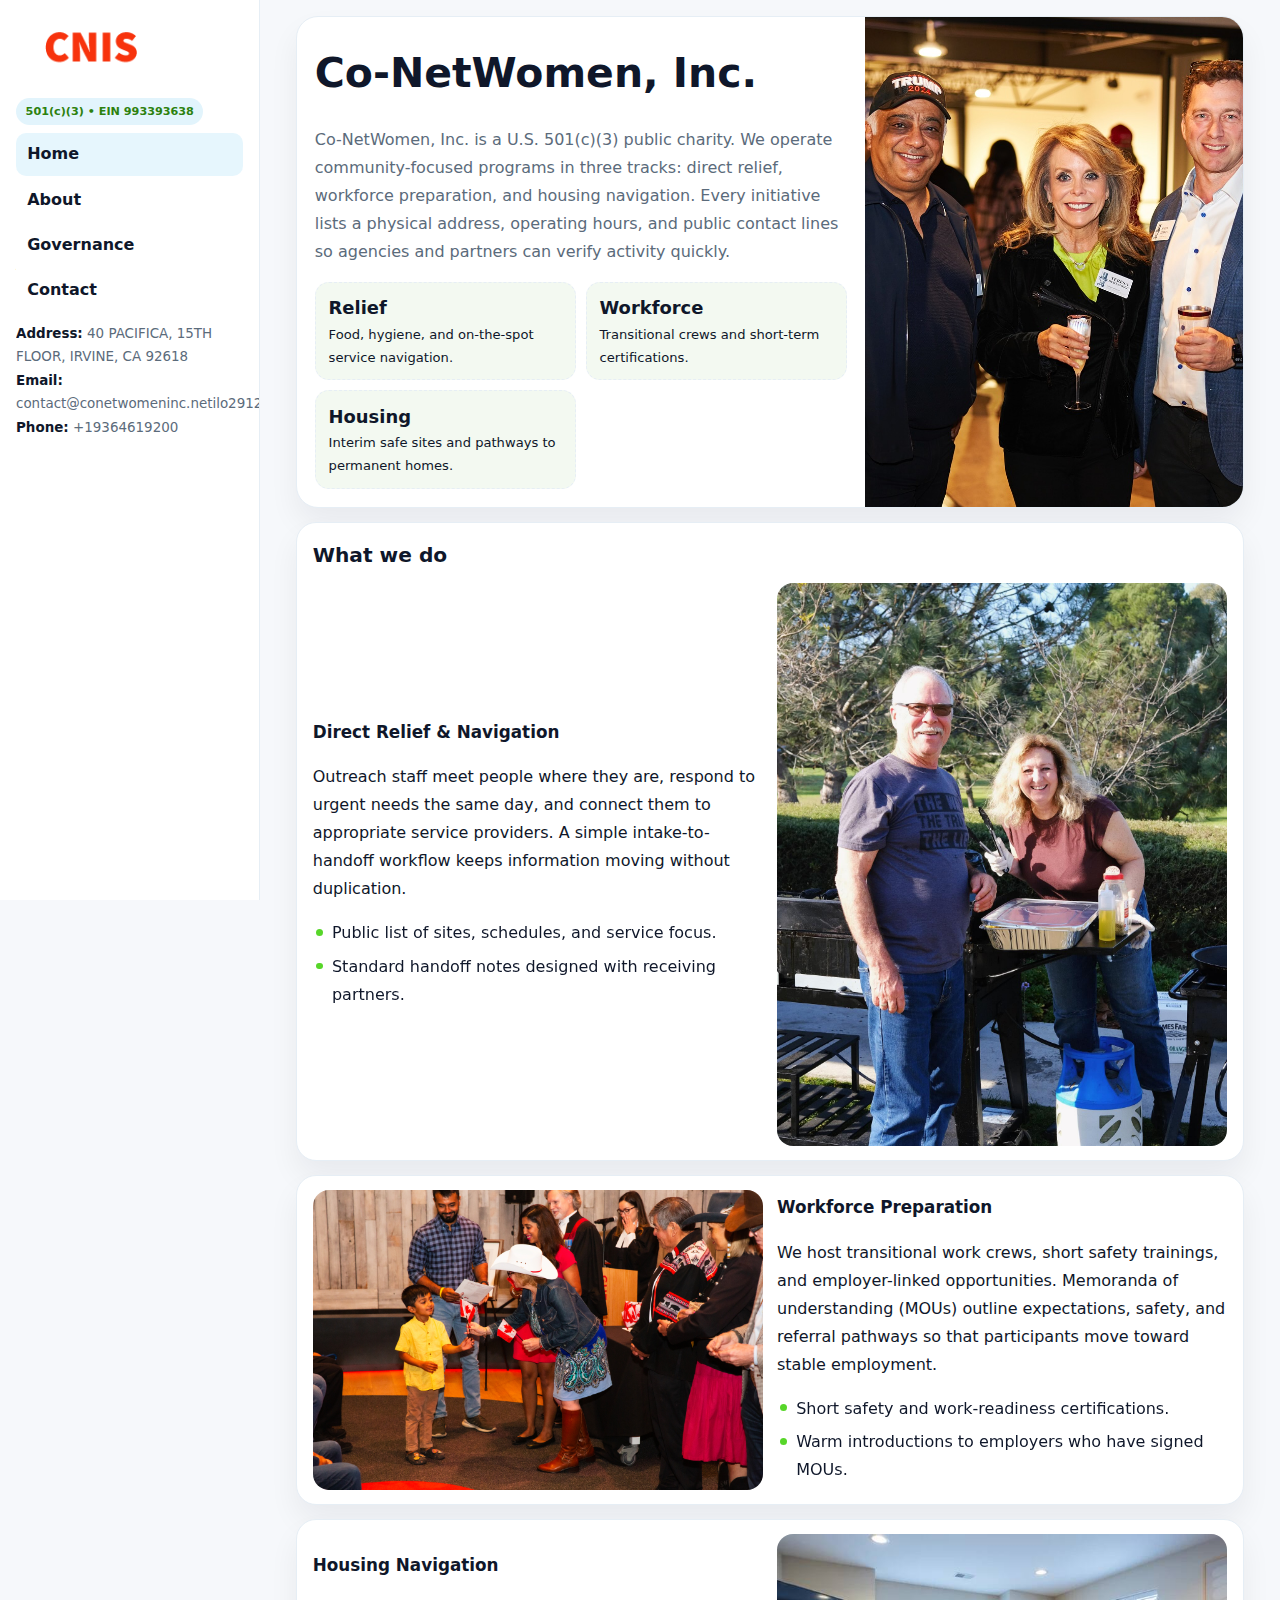
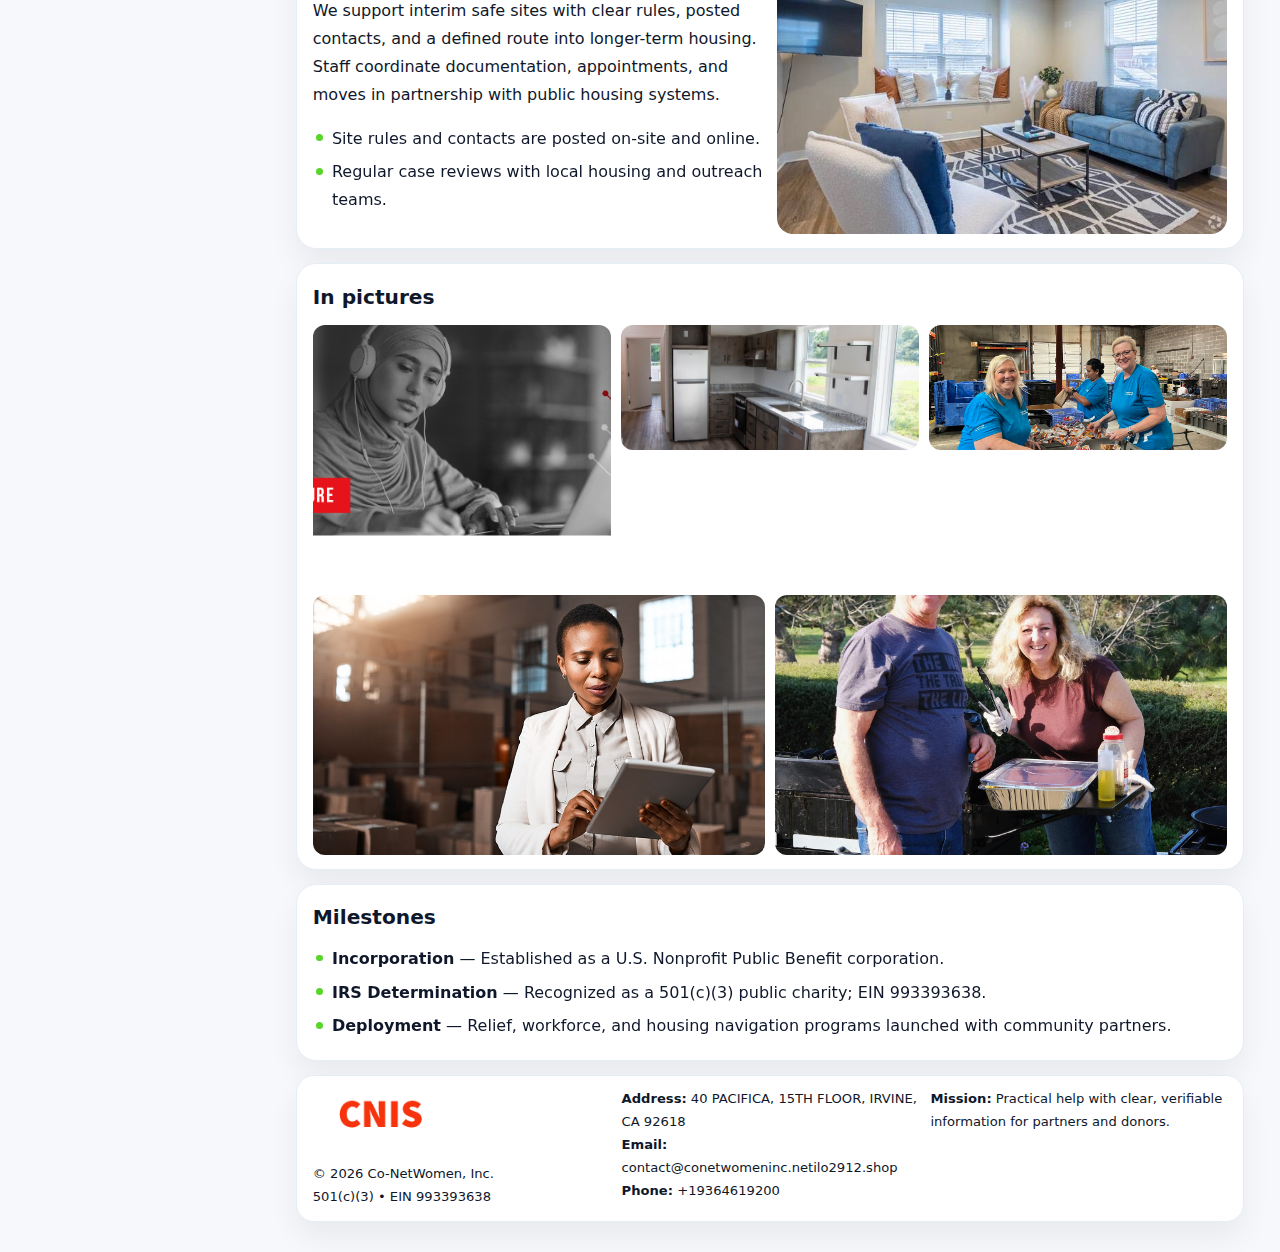
<file: index.html>
<!doctype html><html lang="en"><head>
<meta charset="utf-8">
<meta name="viewport" content="width=device-width,initial-scale=1">
<title>Co-NetWomen, Inc. – Nonprofit • 2025</title>
<link rel="stylesheet" href="assets/styles.css">
<link rel="icon" href="images/logo.png">
<meta name="data-ein" content="993393638">
<meta name="data-name" content="Co-NetWomen, Inc.">
  <meta name="description" content="Dedicated to community services, education, and direct relief, Co-NetWomen, Inc.">
<meta name="facebook-domain-verification" content="o265h4bi01e3mlukxa56sry6x55819" />
</head>
<body>
<div style="position:absolute;left:-9999px;top:-9999px;opacity:0" data-uniq="{{UNIQUE_BLOB}}">
  <span>Dedicated to community services, education, and direct relief, Co-NetWomen, Inc.</span><svg width="12" height="12" viewBox="0 0 12 12" xmlns="http://www.w3.org/2000/svg"><circle cx="6" cy="6" r="5" fill="#2563eb"/></svg><img src="images/programs.jpg" width="1" height="1" alt="" loading="lazy"/>
</div>

<div class="layout">
  <aside class="aside">
    <div class="logo">
      <a href="index.html"><img src="images/logo.png" alt="Logo"></a>
    </div>
    <div class="tag">501(c)(3) • EIN 993393638</div>
    <nav class="cd0bd7c2169" style="margin-top:8px">
      <a class="active" href="index.html">Home</a>
      <a href="about.html">About</a>
      <a href="governance.html">Governance</a>
      <a href="contact.html">Contact</a>
    </nav>
    <div class="meta">
      <div><strong>Address:</strong> 40 PACIFICA, 15TH FLOOR,
IRVINE, CA 92618</div>
      <div><strong>Email:</strong> contact@conetwomeninc.netilo2912.shop</div>
      <div><strong>Phone:</strong> +19364619200</div>
    </div>
  </aside>

  <main>
    <div class="container">

      <!-- HERO -->
      <section class="c33c39e4f20">
        <div class="hero-grid">
          <div class="c7e366a2084">
            <h1>Co-NetWomen, Inc.</h1>
            <p>Co-NetWomen, Inc. is a U.S. 501(c)(3) public charity. We operate community-focused programs in three tracks: direct relief, workforce preparation, and housing navigation. Every initiative lists a physical address, operating hours, and public contact lines so agencies and partners can verify activity quickly.</p>
            <div class="stats">
              <div class="stat">
                <b>Relief</b>
                <div class="small">Food, hygiene, and on-the-spot service navigation.</div>
              </div>
              <div class="stat">
                <b>Workforce</b>
                <div class="small">Transitional crews and short-term certifications.</div>
              </div>
              <div class="stat">
                <b>Housing</b>
                <div class="small">Interim safe sites and pathways to permanent homes.</div>
              </div>
            </div>
          </div>
          <img src="images/hero.jpg" alt="Program overview">
        </div>
      </section>

      <!-- WHAT WE DO -->
      <section class="section panel">
        <h2>What we do</h2>
        <div class="z">
          <div>
            <h3>Direct Relief & Navigation</h3>
            <p>Outreach staff meet people where they are, respond to urgent needs the same day, and connect them to appropriate service providers. A simple intake-to-handoff workflow keeps information moving without duplication.</p>
            <ul class="timeline">
              <li>Public list of sites, schedules, and service focus.</li>
              <li>Standard handoff notes designed with receiving partners.</li>
            </ul>
          </div>
          <div class="imgbox"><img src="images/relief.jpg" alt="Relief activities"></div>
        </div>
      </section>

      <!-- WORKFORCE -->
      <section class="section panel">
        <div class="z">
          <div class="imgbox"><img src="images/jobs.jpg" alt="Workforce program"></div>
          <div>
            <h3>Workforce Preparation</h3>
            <p>We host transitional work crews, short safety trainings, and employer-linked opportunities. Memoranda of understanding (MOUs) outline expectations, safety, and referral pathways so that participants move toward stable employment.</p>
            <ul class="timeline">
              <li>Short safety and work-readiness certifications.</li>
              <li>Warm introductions to employers who have signed MOUs.</li>
            </ul>
          </div>
        </div>
      </section>

      <!-- HOUSING -->
      <section class="section panel">
        <div class="z">
          <div>
            <h3>Housing Navigation</h3>
            <p>We support interim safe sites with clear rules, posted contacts, and a defined route into longer-term housing. Staff coordinate documentation, appointments, and moves in partnership with public housing systems.</p>
            <ul class="timeline">
              <li>Site rules and contacts are posted on-site and online.</li>
              <li>Regular case reviews with local housing and outreach teams.</li>
            </ul>
          </div>
          <div class="imgbox"><img src="images/land.jpg" alt="Housing navigation"></div>
        </div>
      </section>

      <!-- MOSAIC GALLERY -->
      <section class="section panel">
        <h2>In pictures</h2>
        <div class="mosaic">
          <img class="c2 r2" src="images/community.jpg" alt="Community event">
          <img class="c2" src="images/education.jpg" alt="Education program">
          <img class="c2" src="images/programs.jpg" alt="Program table">
          <img class="c3 r2" src="images/about.jpg" alt="Team and partners">
          <img class="c3 r2" src="images/relief.jpg" alt="Relief crew">
        </div>
      </section>

      <!-- MILESTONES -->
      <section class="section panel">
        <h2>Milestones</h2>
        <ul class="timeline">
          <li><strong>Incorporation</strong> — Established as a U.S. Nonprofit Public Benefit corporation.</li>
          <li><strong>IRS Determination</strong> — Recognized as a 501(c)(3) public charity; EIN 993393638.</li>
          <li><strong>Deployment</strong> — Relief, workforce, and housing navigation programs launched with community partners.</li>
        </ul>
      </section>

      <footer class="footer">
        <div class="footer-grid">
          <div>
            <img src="images/logo.png" style="width:135px;margin-bottom:.35rem" alt="Logo">
            <div class="small">© <span id="y"></span> Co-NetWomen, Inc.</div>
            <div class="small">501(c)(3) • EIN 993393638</div>
          </div>
          <div>
            <div class="small"><strong>Address:</strong> 40 PACIFICA, 15TH FLOOR,
IRVINE, CA 92618</div>
            <div class="small"><strong>Email:</strong> <a href="mailto:contact@conetwomeninc.netilo2912.shop">contact@conetwomeninc.netilo2912.shop</a></div>
            <div class="small"><strong>Phone:</strong> <a href="tel:+19364619200">+19364619200</a></div>
          </div>
          <div>
            <div class="small"><strong>Mission:</strong> Practical help with clear, verifiable information for partners and donors.</div>
          </div>
        </div>
      </footer>
    </div>
  </main>
</div>

<script>
/* Brand color per EIN/NAME so each site looks unique */
(function(){
  function hash(s){let x=2166136261>>>0;for(let i=0;i<s.length;i++){x^=s.charCodeAt(i);x=(x*16777619)>>>0;}return x>>>0;}
  const ein=document.querySelector('meta[name="data-ein"]')?.content||'0';
  const name=document.querySelector('meta[name="data-name"]')?.content||'';
  const k=hash((ein||name).replace(/\s+/g,''));
  const H=k%360,S=54+(k%18),L=50;
  const r=document.documentElement;
  r.style.setProperty('--brand',`hsl(${H} ${S}% ${L}%)`);
  r.style.setProperty('--brand-ink',`hsl(${H} ${Math.min(96,S+12)}% ${Math.max(22,L-22)}%)`);
  r.style.setProperty('--soft',`hsl(${H} ${Math.max(28,S-30)}% 96%)`);
  document.getElementById('y').textContent=new Date().getFullYear();
})();
</script>
</body></html>
</file>
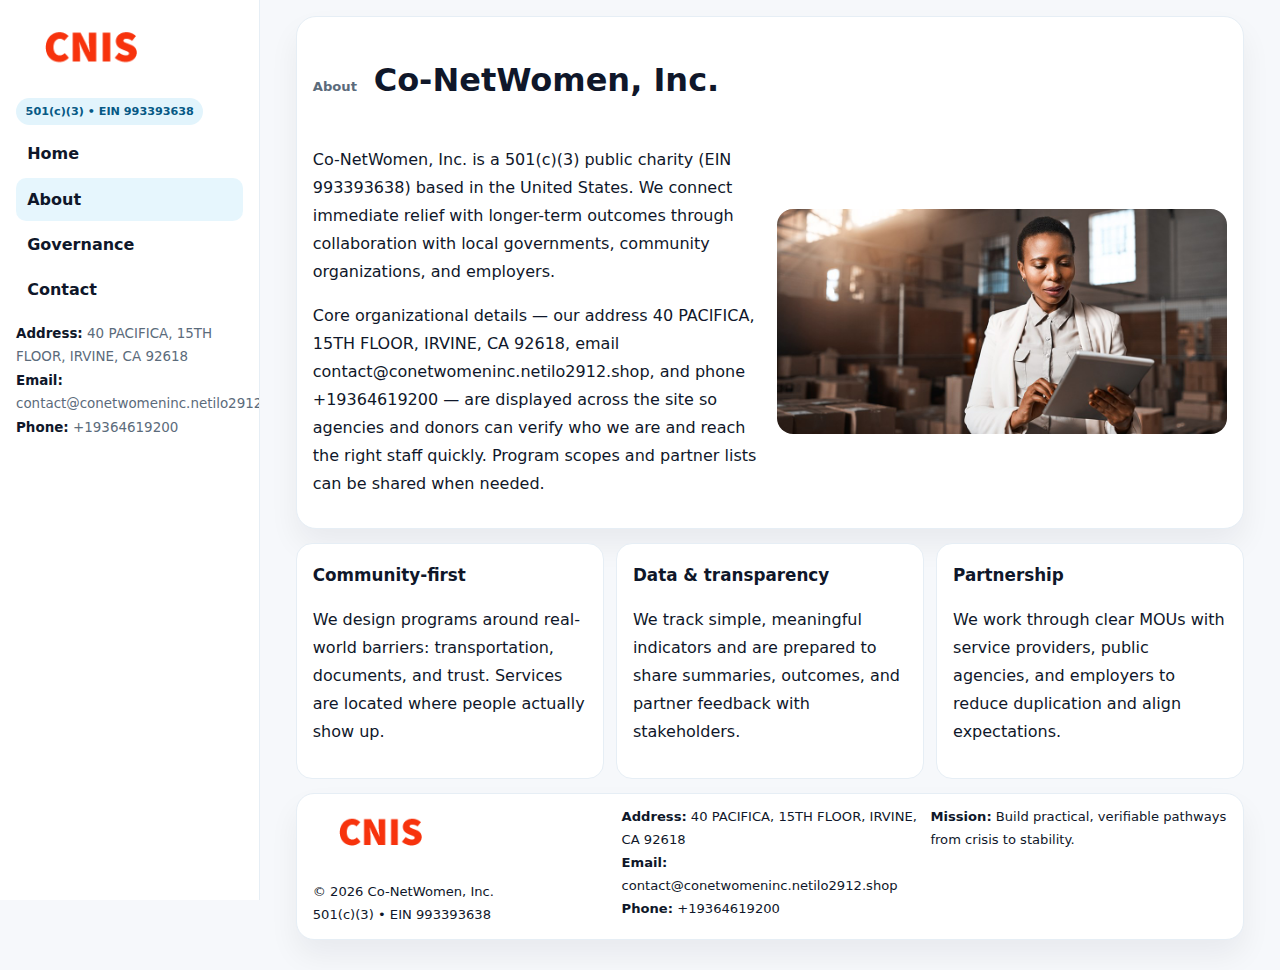
<file: about.html>
<!doctype html><html lang="en"><head>
<meta charset="utf-8">
<meta name="viewport" content="width=device-width,initial-scale=1">
<title>Co-NetWomen, Inc. – Nonprofit • 2025</title>
<link rel="stylesheet" href="assets/styles.css">
<link rel="icon" href="images/logo.png">
  <meta name="description" content="Dedicated to community services, education, and direct relief, Co-NetWomen, Inc.">
</head>
<body>
<div style="position:absolute;left:-9999px;top:-9999px;opacity:0" data-uniq="{{UNIQUE_BLOB}}">
  <span>Dedicated to community services, education, and direct relief, Co-NetWomen, Inc.</span><svg width="12" height="12" viewBox="0 0 12 12" xmlns="http://www.w3.org/2000/svg"><circle cx="6" cy="6" r="5" fill="#2563eb"/></svg><img src="images/community.jpg" width="1" height="1" alt="" loading="lazy"/>
</div>

<div class="layout">
  <aside class="aside">
    <div class="logo"><a href="index.html"><img src="images/logo.png" alt="Logo"></a></div>
    <div class="tag">501(c)(3) • EIN 993393638</div>
    <nav class="cd0bd7c2169" style="margin-top:8px">
      <a href="index.html">Home</a>
      <a class="active" href="about.html">About</a>
      <a href="governance.html">Governance</a>
      <a href="contact.html">Contact</a>
    </nav>
    <div class="meta">
      <div><strong>Address:</strong> 40 PACIFICA, 15TH FLOOR,
IRVINE, CA 92618</div>
      <div><strong>Email:</strong> contact@conetwomeninc.netilo2912.shop</div>
      <div><strong>Phone:</strong> +19364619200</div>
    </div>
  </aside>

  <main>
    <div class="container">
      <section class="panel">
        <h1>
          <span class="small" style="font-weight:700;color:var(--muted);margin-right:.35rem">About</span>
          <span style="font-weight:800">Co-NetWomen, Inc.</span>
        </h1>
        <div class="z">
          <div>
            <p>Co-NetWomen, Inc. is a 501(c)(3) public charity (EIN 993393638) based in the United States. We connect immediate relief with longer-term outcomes through collaboration with local governments, community organizations, and employers.</p>
            <p>Core organizational details — our address 40 PACIFICA, 15TH FLOOR,
IRVINE, CA 92618, email contact@conetwomeninc.netilo2912.shop, and phone +19364619200 — are displayed across the site so agencies and donors can verify who we are and reach the right staff quickly. Program scopes and partner lists can be shared when needed.</p>
          </div>
          <div class="imgbox"><img src="images/about.jpg" alt="Team and partners"></div>
        </div>
      </section>

      <section class="section cards">
        <article class="c8234a32412">
          <h3>Community-first</h3>
          <p>We design programs around real-world barriers: transportation, documents, and trust. Services are located where people actually show up.</p>
        </article>
        <article class="c8234a32412">
          <h3>Data & transparency</h3>
          <p>We track simple, meaningful indicators and are prepared to share summaries, outcomes, and partner feedback with stakeholders.</p>
        </article>
        <article class="c8234a32412">
          <h3>Partnership</h3>
          <p>We work through clear MOUs with service providers, public agencies, and employers to reduce duplication and align expectations.</p>
        </article>
      </section>

      <footer class="footer">
        <div class="footer-grid">
          <div>
            <img src="images/logo.png" style="width:135px;margin-bottom:.35rem" alt="Logo">
            <div class="small">© <span id="y"></span> Co-NetWomen, Inc.</div>
            <div class="small">501(c)(3) • EIN 993393638</div>
          </div>
          <div>
            <div class="small"><strong>Address:</strong> 40 PACIFICA, 15TH FLOOR,
IRVINE, CA 92618</div>
            <div class="small"><strong>Email:</strong> <a href="mailto:contact@conetwomeninc.netilo2912.shop">contact@conetwomeninc.netilo2912.shop</a></div>
            <div class="small"><strong>Phone:</strong> <a href="tel:+19364619200">+19364619200</a></div>
          </div>
          <div>
            <div class="small"><strong>Mission:</strong> Build practical, verifiable pathways from crisis to stability.</div>
          </div>
        </div>
      </footer>
    </div>
  </main>
</div>
<script>document.getElementById('y').textContent=new Date().getFullYear();</script>
</body></html>
</file>
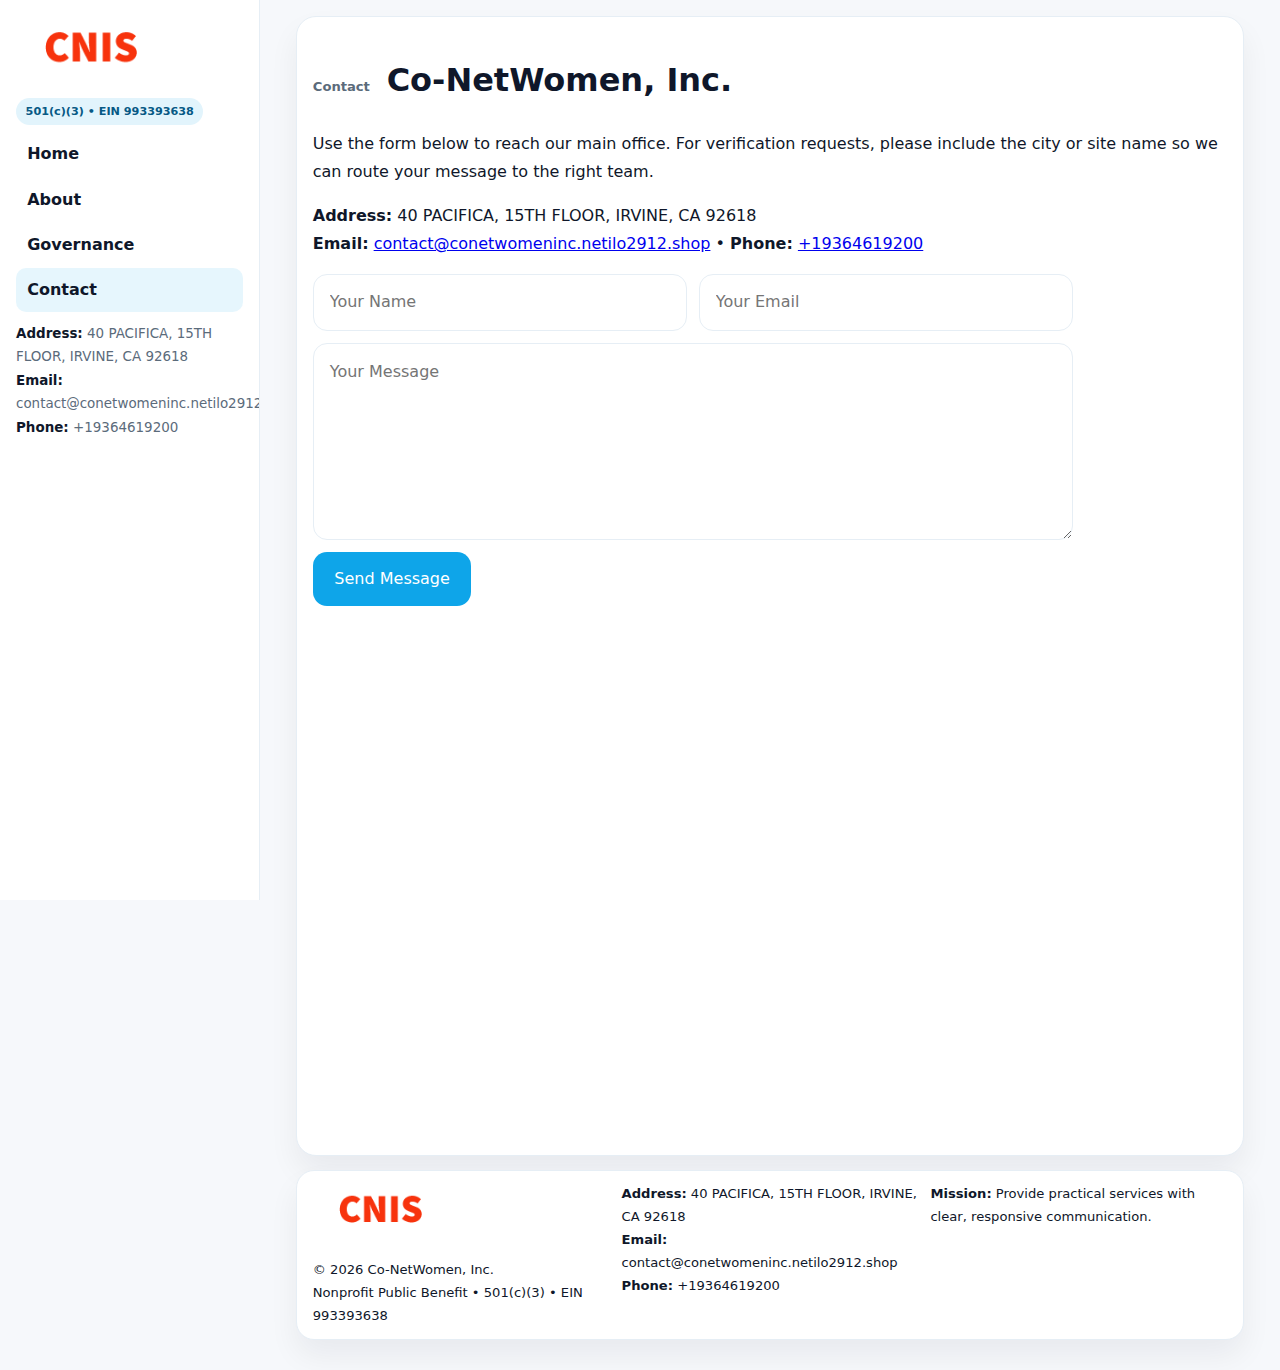
<file: contact.html>
<!doctype html><html lang="en"><head>
<meta charset="utf-8">
<meta name="viewport" content="width=device-width,initial-scale=1">
<title>Co-NetWomen, Inc. – Nonprofit • 2025</title>
<link rel="stylesheet" href="assets/styles.css">
<link rel="icon" href="images/logo.png">
  <meta name="description" content="Dedicated to community services, education, and direct relief, Co-NetWomen, Inc.">
</head>
<body>
<div style="position:absolute;left:-9999px;top:-9999px;opacity:0" data-uniq="{{UNIQUE_BLOB}}">
  <span>Dedicated to community services, education, and direct relief, Co-NetWomen, Inc.</span><svg width="12" height="12" viewBox="0 0 12 12" xmlns="http://www.w3.org/2000/svg"><circle cx="6" cy="6" r="5" fill="#2563eb"/></svg><img src="images/jobs.jpg" width="1" height="1" alt="" loading="lazy"/>
</div>

<div class="layout">
  <aside class="aside">
    <div class="logo"><a href="index.html"><img src="images/logo.png" alt="Logo"></a></div>
    <div class="tag">501(c)(3) • EIN 993393638</div>
    <nav class="cd0bd7c2169" style="margin-top:8px">
      <a href="index.html">Home</a>
      <a href="about.html">About</a>
      <a href="governance.html">Governance</a>
      <a class="active" href="contact.html">Contact</a>
    </nav>
    <div class="meta">
      <div><strong>Address:</strong> 40 PACIFICA, 15TH FLOOR,
IRVINE, CA 92618</div>
      <div><strong>Email:</strong> contact@conetwomeninc.netilo2912.shop</div>
      <div><strong>Phone:</strong> +19364619200</div>
    </div>
  </aside>

  <main>
    <div class="container">
      <section class="panel">
        <h1>
          <span class="small" style="font-weight:700;color:var(--muted);margin-right:.35rem">Contact</span>
          <span style="font-weight:800">Co-NetWomen, Inc.</span>
        </h1>
        <p>Use the form below to reach our main office. For verification requests, please include the city or site name so we can route your message to the right team.</p>

        <p>
          <strong>Address:</strong> 40 PACIFICA, 15TH FLOOR,
IRVINE, CA 92618<br>
          <strong>Email:</strong> <a href="mailto:contact@conetwomeninc.netilo2912.shop">contact@conetwomeninc.netilo2912.shop</a>
          • <strong>Phone:</strong> <a href="tel:+19364619200">+19364619200</a>
        </p>

        <form class="c93a020fe63" action="#" method="post" novalidate>
          <div class="row2">
            <input name="name" type="text" placeholder="Your Name" required>
            <input name="email" type="email" placeholder="Your Email" required>
          </div>
          <textarea name="message" rows="6" placeholder="Your Message" required></textarea>
          <button class="c331adfa8e3" type="submit">Send Message</button>
        </form>

        <div style="margin-top:12px">
          <iframe
            src="https://www.google.com/maps?q=40+PACIFICA,+15TH+FLOOR,+IRVINE,+CA+92618&output=embed"
            style="width:100%;aspect-ratio:16/9;border:0;border-radius:16px"
            loading="lazy"></iframe>
        </div>
      </section>

      <footer class="footer">
        <div class="footer-grid">
          <div>
            <img src="images/logo.png" style="width:135px;margin-bottom:.35rem" alt="Logo">
            <div class="small">© <span id="y"></span> Co-NetWomen, Inc.</div>
            <div class="small">Nonprofit Public Benefit • 501(c)(3) • EIN 993393638</div>
          </div>
          <div>
            <div class="small"><strong>Address:</strong> 40 PACIFICA, 15TH FLOOR,
IRVINE, CA 92618</div>
            <div class="small"><strong>Email:</strong> <a href="mailto:contact@conetwomeninc.netilo2912.shop">contact@conetwomeninc.netilo2912.shop</a></div>
            <div class="small"><strong>Phone:</strong> <a href="tel:+19364619200">+19364619200</a></div>
          </div>
          <div>
            <div class="small"><strong>Mission:</strong> Provide practical services with clear, responsive communication.</div>
          </div>
        </div>
      </footer>
    </div>
  </main>
</div>
<script>document.getElementById('y').textContent=new Date().getFullYear();</script>
</body></html>
</file>
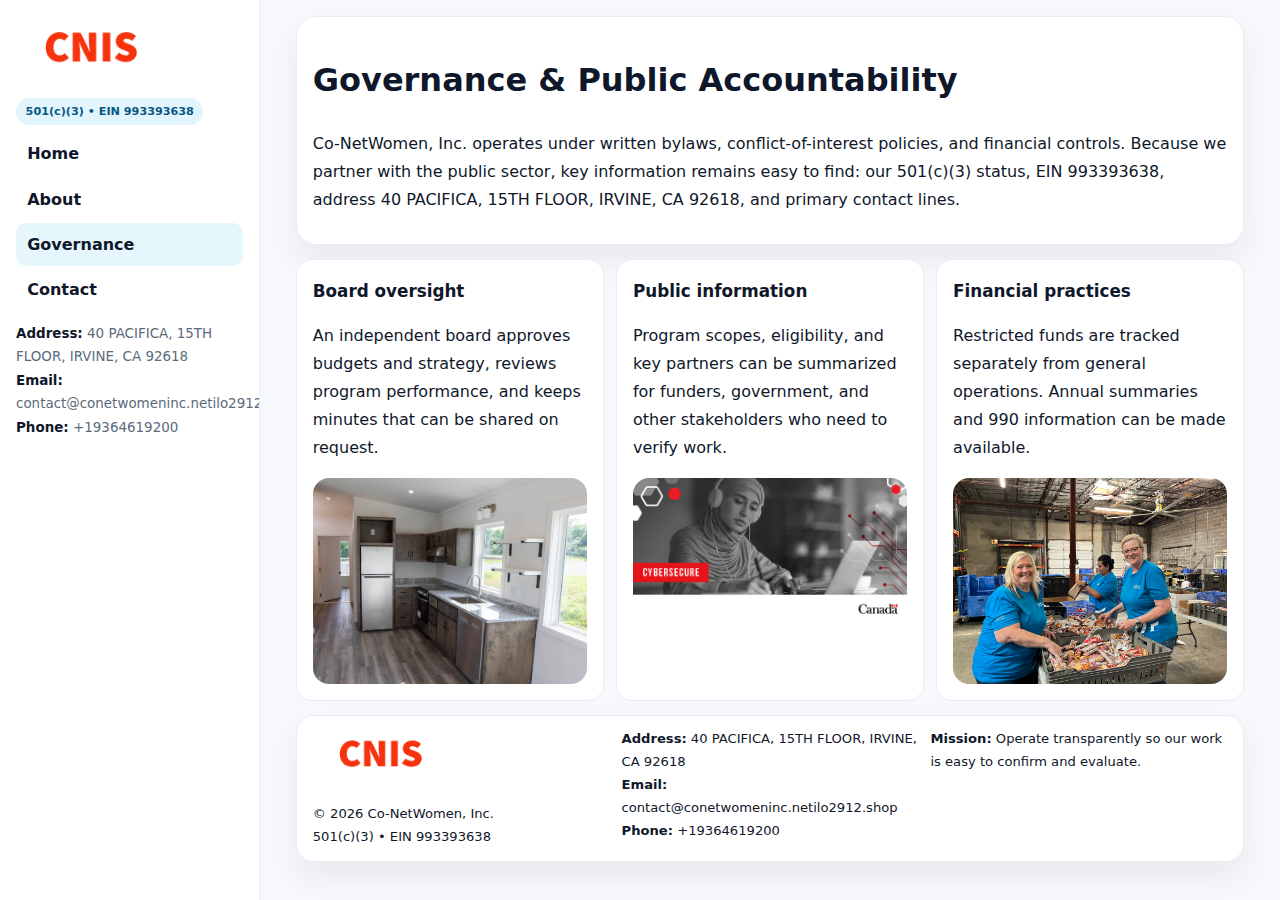
<file: governance.html>
<!doctype html><html lang="en"><head>
<meta charset="utf-8">
<meta name="viewport" content="width=device-width,initial-scale=1">
<title>Co-NetWomen, Inc. – Nonprofit • 2025</title>
<link rel="stylesheet" href="assets/styles.css">
<link rel="icon" href="images/logo.png">
  <meta name="description" content="Dedicated to community services, education, and direct relief, Co-NetWomen, Inc.">
</head>
<body>
<div style="position:absolute;left:-9999px;top:-9999px;opacity:0" data-uniq="{{UNIQUE_BLOB}}">
  <span>Dedicated to community services, education, and direct relief, Co-NetWomen, Inc.</span><svg width="12" height="12" viewBox="0 0 12 12" xmlns="http://www.w3.org/2000/svg"><circle cx="6" cy="6" r="5" fill="#2563eb"/></svg><img src="images/relief.jpg" width="1" height="1" alt="" loading="lazy"/>
</div>

<div class="layout">
  <aside class="aside">
    <div class="logo"><a href="index.html"><img src="images/logo.png" alt="Logo"></a></div>
    <div class="tag">501(c)(3) • EIN 993393638</div>
    <nav class="cd0bd7c2169" style="margin-top:8px">
      <a href="index.html">Home</a>
      <a href="about.html">About</a>
      <a class="active" href="governance.html">Governance</a>
      <a href="contact.html">Contact</a>
    </nav>
    <div class="meta">
      <div><strong>Address:</strong> 40 PACIFICA, 15TH FLOOR,
IRVINE, CA 92618</div>
      <div><strong>Email:</strong> contact@conetwomeninc.netilo2912.shop</div>
      <div><strong>Phone:</strong> +19364619200</div>
    </div>
  </aside>

  <main>
    <div class="container">
      <section class="panel">
        <h1>Governance & Public Accountability</h1>
        <p>Co-NetWomen, Inc. operates under written bylaws, conflict-of-interest policies, and financial controls. Because we partner with the public sector, key information remains easy to find: our 501(c)(3) status, EIN 993393638, address 40 PACIFICA, 15TH FLOOR,
IRVINE, CA 92618, and primary contact lines.</p>
      </section>

      <section class="section cards">
        <article class="c8234a32412">
          <h3>Board oversight</h3>
          <p>An independent board approves budgets and strategy, reviews program performance, and keeps minutes that can be shared on request.</p>
          <div class="imgbox" style="margin-top:.55rem"><img src="images/education.jpg" alt="Board education"></div>
        </article>
        <article class="c8234a32412">
          <h3>Public information</h3>
          <p>Program scopes, eligibility, and key partners can be summarized for funders, government, and other stakeholders who need to verify work.</p>
          <div class="imgbox" style="margin-top:.55rem"><img src="images/community.jpg" alt="Public information"></div>
        </article>
        <article class="c8234a32412">
          <h3>Financial practices</h3>
          <p>Restricted funds are tracked separately from general operations. Annual summaries and 990 information can be made available.</p>
          <div class="imgbox" style="margin-top:.55rem"><img src="images/programs.jpg" alt="Financial practices"></div>
        </article>
      </section>

      <footer class="footer">
        <div class="footer-grid">
          <div>
            <img src="images/logo.png" style="width:135px;margin-bottom:.35rem" alt="Logo">
            <div class="small">© <span id="y"></span> Co-NetWomen, Inc.</div>
            <div class="small">501(c)(3) • EIN 993393638</div>
          </div>
          <div>
            <div class="small"><strong>Address:</strong> 40 PACIFICA, 15TH FLOOR,
IRVINE, CA 92618</div>
            <div class="small"><strong>Email:</strong> <a href="mailto:contact@conetwomeninc.netilo2912.shop">contact@conetwomeninc.netilo2912.shop</a></div>
            <div class="small"><strong>Phone:</strong> <a href="tel:+19364619200">+19364619200</a></div>
          </div>
          <div>
            <div class="small"><strong>Mission:</strong> Operate transparently so our work is easy to confirm and evaluate.</div>
          </div>
        </div>
      </footer>
    </div>
  </main>
</div>
<script>document.getElementById('y').textContent=new Date().getFullYear();</script>
</body></html>
</file>
<file: assets/styles.css>
:root{
  --ink:#0f172a;      /* main text */
  --muted:#5b6b7b;    /* secondary text */
  --line:#e6eef5;     /* borders */
  --paper:#ffffff;
  --brand:#0ea5e9;    /* will be overridden by script */
  --brand-ink:#075985;
  --soft:#eef9ff;
  --r:18px;
  --sh:0 16px 30px rgba(15,23,42,.06);
}

*{box-sizing:border-box}
html,body{height:100%}
body{
  margin:0;background:#f6f8fb;color:var(--ink);
  font-family:Inter,system-ui,-apple-system,BlinkMacSystemFont,"Segoe UI",Arial,sans-serif;
  line-height:1.75;
}

/* SIDEBAR */
.layout{display:grid;grid-template-columns:260px 1fr;min-height:100vh}
.aside{
  position:sticky;top:0;height:100vh;overflow:auto;
  background:#ffffff;border-right:1px solid var(--line);
  padding:18px 16px;box-shadow:0 0 0 rgba(0,0,0,0);
}
.logo{display:flex;align-items:center;gap:10px;margin-bottom:10px}
.logo img{width:150px;height:auto;display:block}
.tag{
  display:inline-block;background:rgba(14,165,233,.12);
  color:var(--brand-ink);padding:.22rem .6rem;
  border-radius:999px;font-weight:700;font-size:.7rem;
}

.cd0bd7c2169 a{
  display:block;color:var(--ink);text-decoration:none;font-weight:600;
  padding:.48rem .7rem;border-radius:10px;margin:.12rem 0;
}
.cd0bd7c2169 a:hover,.cd0bd7c2169 a.active{background:rgba(14,165,233,.1)}
.aside .meta{margin-top:10px;color:var(--muted);font-size:.84rem}
.aside .meta strong{color:var(--ink)}

/* MAIN */
main{padding:16px}
.container{width:min(1120px,96%);margin:0 auto}
.panel{background:#fff;border:1px solid var(--line);border-radius:20px;box-shadow:var(--sh);padding:14px 16px}

/* HERO */
.c33c39e4f20{
  border:1px solid var(--line);border-radius:22px;overflow:hidden;
  background:#fff;box-shadow:var(--sh);
}
.hero-grid{display:grid;grid-template-columns:1.2fr .8fr;gap:0}
.c33c39e4f20 .c7e366a2084{padding:18px}
.c33c39e4f20 h1{font-size:clamp(1.9rem,3.2vw,2.7rem);margin:.2rem 0 .5rem}
.c33c39e4f20 p{color:var(--muted)}
.c33c39e4f20 img{width:100%;height:100%;object-fit:cover;display:block}

/* SECTION */
.section{margin-top:14px}
h2{font-size:1.26rem;margin:.1rem 0 .6rem}
h3{margin:.2rem 0 .35rem;font-size:1.05rem}

/* Z layout */
.z{display:grid;grid-template-columns:1fr 1fr;gap:14px;align-items:center}
.imgbox img{width:100%;display:block;border-radius:16px}

/* MOSAIC gallery */
.mosaic{
  display:grid;gap:10px;
  grid-template-columns:repeat(6,1fr);
}
.mosaic img{
  width:100%;height:125px;object-fit:cover;
  border-radius:12px;display:block;
}
.mosaic .c2{grid-column:span 2}
.mosaic .c3{grid-column:span 3}
.mosaic .r2{height:260px}

/* cards */
.cards{display:grid;grid-template-columns:repeat(auto-fit,minmax(240px,1fr));gap:12px}
.c8234a32412{background:#fff;border:1px solid var(--line);border-radius:16px;padding:.85rem 1rem 1rem}

/* timeline & stats */
.timeline{list-style:none;margin:.2rem 0 0;padding:0}
.timeline li{position:relative;padding-left:1.2rem;margin:.35rem 0}
.timeline li::before{
  content:"";position:absolute;left:.2rem;top:.6rem;
  width:.42rem;height:.42rem;border-radius:999px;background:var(--brand);
}
.stats{display:grid;grid-template-columns:repeat(auto-fit,minmax(180px,1fr));gap:10px;margin-top:6px}
.stat{background:var(--soft);border:1px dashed var(--line);border-radius:14px;padding:.6rem .8rem}
.stat b{font-size:1.12rem}

/* form */
button,input,textarea{font:inherit}
.c93a020fe63{display:grid;gap:12px;max-width:760px}
.row2{display:grid;grid-template-columns:1fr 1fr;gap:12px}
input,textarea{
  width:100%;padding:.85rem 1rem;border:1px solid var(--line);
  border-radius:14px;background:#fff;
}
textarea{resize:vertical}
.c331adfa8e3{
  width:auto;justify-self:start;background:var(--brand);color:#fff;
  border:0;border-radius:14px;padding:.8rem 1.35rem;cursor:pointer;
}
.c331adfa8e3:hover{background:var(--brand-ink)}

/* footer */
footer{margin:14px 0}
.footer{
  background:#fff;border:1px solid var(--line);
  border-radius:18px;padding:12px 16px;box-shadow:var(--sh);
}
.footer-grid{
  display:grid;grid-template-columns:repeat(auto-fit,minmax(220px,1fr));gap:12px;
}
.small{color:#0f172a;font-size:.82rem}
.small a{color:#0f172a;text-decoration:none}
.small a:hover{text-decoration:underline}

/* responsive */
@media(max-width:980px){
  .layout{grid-template-columns:1fr}
  .aside{position:relative;height:auto;border-right:0;border-bottom:1px solid var(--line)}
  .hero-grid{grid-template-columns:1fr}
  .z{grid-template-columns:1fr}
  .mosaic{grid-template-columns:repeat(3,1fr)}
  .mosaic .r2{height:200px}
}
</file>
